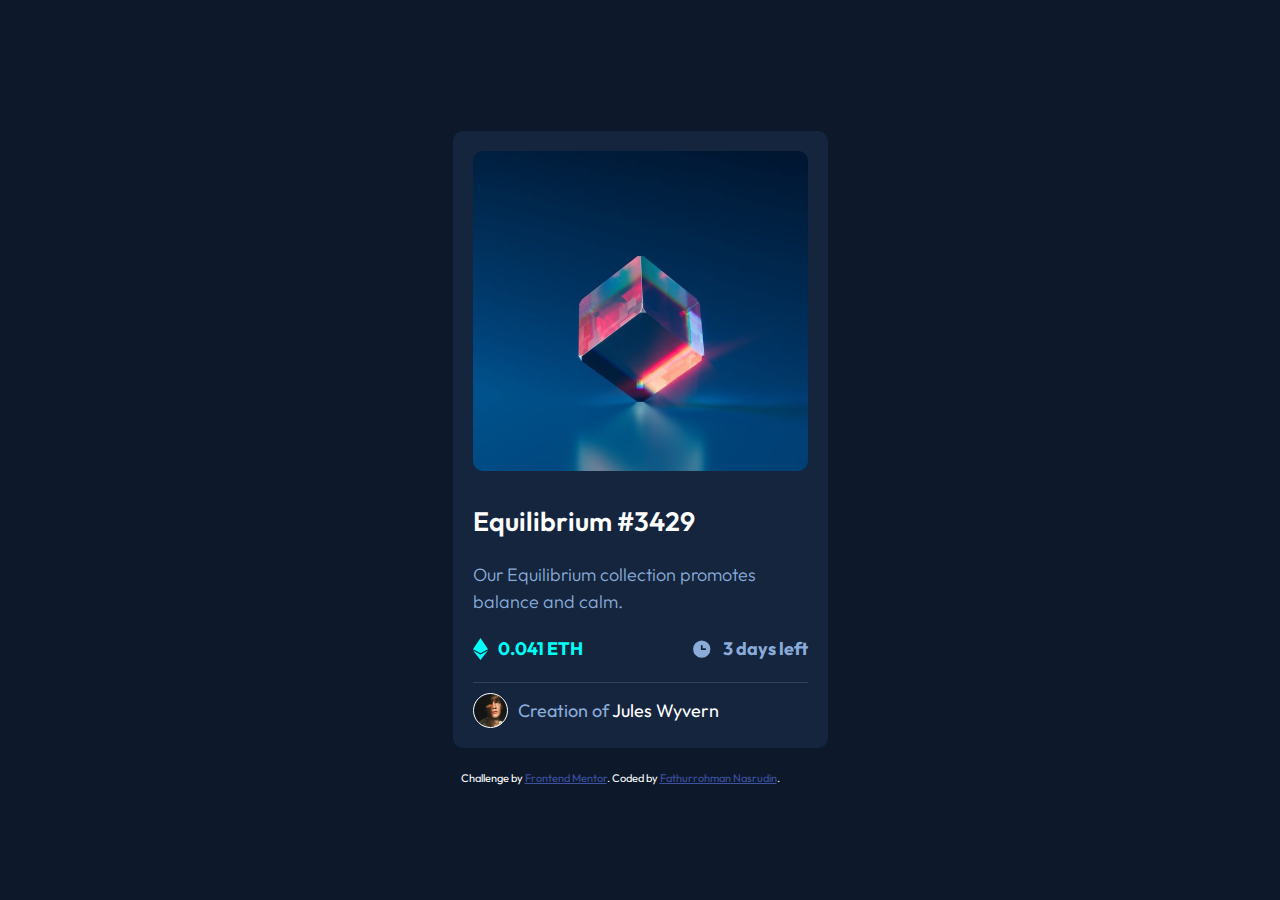
<file: index.html>
<!DOCTYPE html>
<html lang="en">
<head>
  <meta charset="UTF-8">
  <meta name="viewport" content="width=device-width, initial-scale=1.0"> <!-- displays site properly based on user's device -->

  <link rel="icon" type="image/png" sizes="32x32" href="./images/favicon-32x32.png">
  <link rel="stylesheet" href="style.css">
  <link rel="stylesheet" href="https://fonts.googleapis.com/css?family=Outfit">
  
  <title>Frontend Mentor | NFT preview card component</title>

  <!-- Feel free to remove these styles or customise in your own stylesheet 👍 -->
  <style>
    .attribution { font-size: 11px; text-align: center; }
    .attribution a { color: hsl(228, 45%, 44%); }
  </style>
</head>
<body>
  <div class="container">
    <div class="container__content">
      <div class="card">
        <div class="card__image"></div>
        <div class="card__desc">
          
          <div class="card__desc__header">Equilibrium #3429</div>
          <div class="card__desc__paragraph">Our Equilibrium collection promotes balance and calm.</div>
          <div class="card__desc__footer">
            <div class="card__desc__crypt">
              <div class="crypt--eth__icon"></div>
              <div class="crypt--eth__text">0.041 ETH</div>
            </div>
            <div class="card__desc__time">
              <div class="time__icon"></div> 
              <div class="time__text">3 days left</div> 
              
            </div>
          </div>
  
        </div>
        <div class="card__creation">
          <div class="card__creation__image"></div>
          <div class="card__creation__text">
            Creation of <span class="card__creation__name">Jules Wyvern</span> 
          </div>
          
        </div>
      </div>
  
      <div class="attribution">
        Challenge by <a href="https://www.frontendmentor.io?ref=challenge" target="_blank">Frontend Mentor</a>. 
        Coded by <a href="#">Fathurrohman Nasrudin</a>.
      </div>
    </div>
    
  </div>

</body>
</html>
</file>
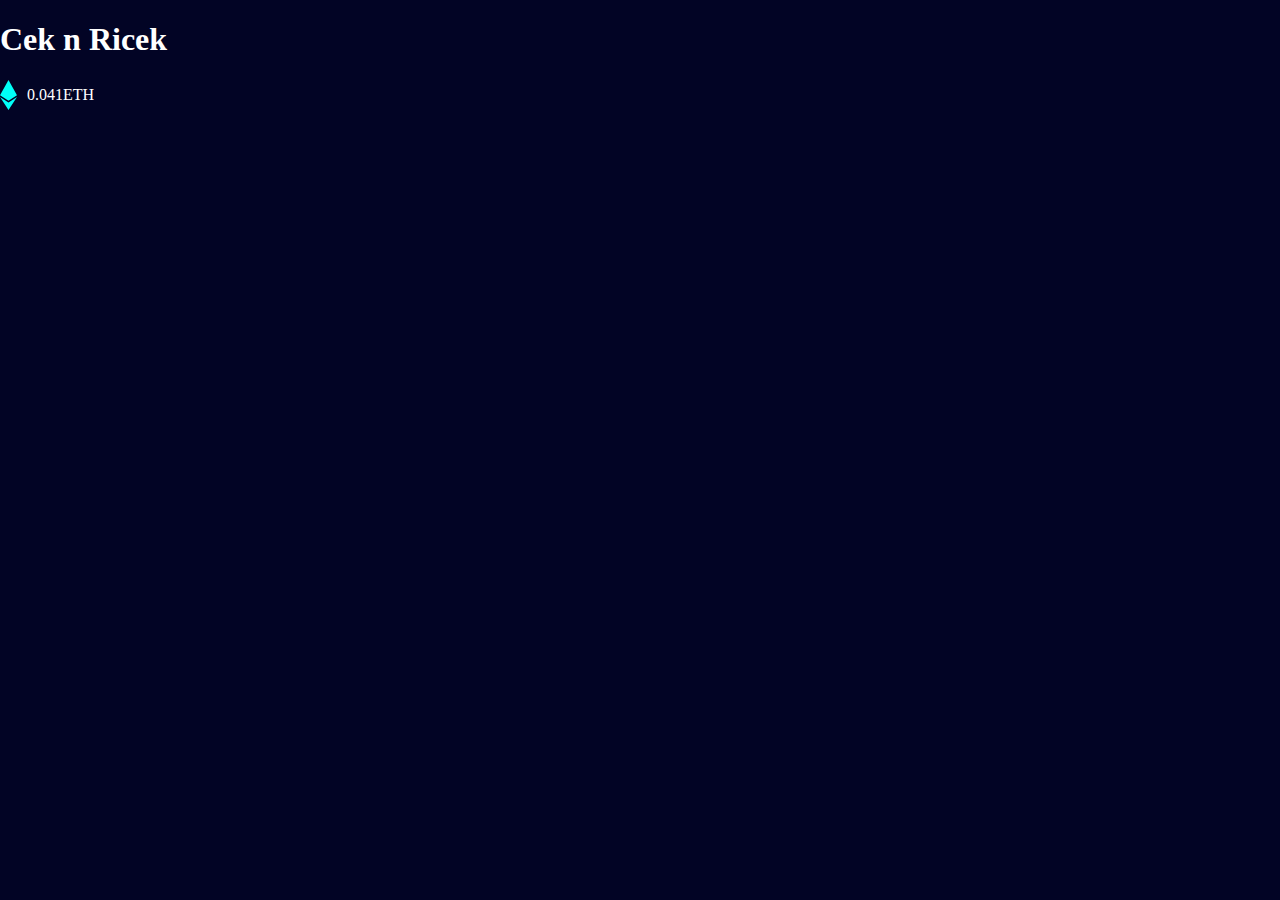
<file: sandbox.html>
<!DOCTYPE html>
<html lang="en">
<head>
  <meta charset="UTF-8">
  <meta http-equiv="X-UA-Compatible" content="IE=edge">
  <meta name="viewport" content="width=device-width, initial-scale=1.0">

  <link rel="stylesheet" href="sandbox.css">
  <title>Document</title>
</head>
<body>
  <div class="container">
    <h1 class="h1">Cek n Ricek</h1>
    <div class="eth-wrapper">
      <div class="eth__icon"></div>
      <div class="eth__text">0.041ETH</div>
    </div>
    <div class="time-icon"></div>
    <div class="view-icon"></div>
  </div>
  
</body>
</html>
</file>
<file: style.css>
* {
  box-sizing: border-box;
}

body {
  margin: 0;

  font-family: Outfit, sans-serif;
  font-size: 18px;
  line-height: 1.5;
  color: hsl(0, 0%, 100%);
}

html, body,  .container{
  height: 100%;
}

.container {
  display: flex;
  align-items: center;
  justify-content: center;
}

.container, body {
  background-color: hsl(217, 54%, 11%);
}

.card {
  display: flex;
  flex-flow: column;

  min-width: 300px;
  max-width: 375px;
  margin: 20px;
  padding: 20px;
  border-radius: 10px;
  background-color: hsl(216, 50%, 16%);
}

.card__image {
  min-width: 300px;
  height: 320px; 
  margin-bottom: 20px;
  border-radius: 10px;
  background-image: url("./images/image-equilibrium.jpg");
  background-size: cover;
}

.card__image:hover {
  background-image:
    url("./images/icon-view.svg"),
    linear-gradient(hsla(178, 100%, 50%, 0.5), hsla(178, 100%, 50%, 0.5)),
    url("./images/image-equilibrium.jpg");
  background-size: 50px 50px, auto, cover;
  background-repeat: no-repeat, no-repeat, no-repeat;
  background-position: center, center, center;

  cursor: pointer;
}

.card__desc {
  padding-bottom: 20px;
  border-bottom: 1px solid hsl(215, 32%, 27%);  
}


.card__desc__header {
  margin: 10px 0px;

  font-size: 20pt;
  font-weight: 600;
}

.card__desc__header:hover {
  color:  hsl(178, 100%, 50%);

  cursor: pointer;
}

.card__desc__paragraph {
  margin: 20px 0px;

  font-weight: 300;
  color: hsl(215, 51%, 70%);
}

.card__desc__footer {
  display: flex;
  justify-content: space-between;

  margin-top: 10px;

  font-weight: 700;
}

.card__desc__crypt {
  display: flex;
  gap: 10px;
  align-items: center;

  color: hsl(178, 100%, 50%);
}

.crypt--eth__icon {
  width: 15px;
  height: 22px;
  background: url("./images/icon-ethereum.svg");
  background-size: 15px 22px;
}


.card__desc__time {
  display: flex;
  gap: 10px;
  align-items: center;

  color: hsl(215, 51%, 70%);
}

.time__icon {
  width: 22px;
  height: 22px;
  background: url("./images/icon-clock.svg");
  background-size: 22px 22px;
}

.card__creation {
  display: flex;
  align-items: center;
  gap: 10px;

  margin-top: 10px;

  color: hsl(215, 51%, 70%);
}

.card__creation__image {
  width: 35px;
  height: 35px;
  background-image: url("./images/image-avatar.png");
  background-size: 35px 35px;
  border: 1px solid white;
  border-radius: 50%;
}

.card__creation__text {
  color: hsl(215, 51%, 70%);
}

.card__creation__name {
  color: white;
}

.card__creation__name:hover {
  color:  hsl(178, 100%, 50%);

  cursor: pointer;
}

.attribution {
  max-width: 375px;
  padding: 2px;
}
</file>
<file: sandbox.css>
body {
  margin: 0;
  box-sizing:content-box ;
  background-color: rgb(2, 4, 37);

  color: white;
}
.eth-wrapper {
  display: flex;
  align-items: center;
  gap: 10px;
}
.eth__icon {
  display: block;
  /* text-indent: -9999px; */
  width: 17px;
  height: 30px;
  background: url("./images/icon-ethereum.svg");
  background-size: 17px 30px;

}
</file>
